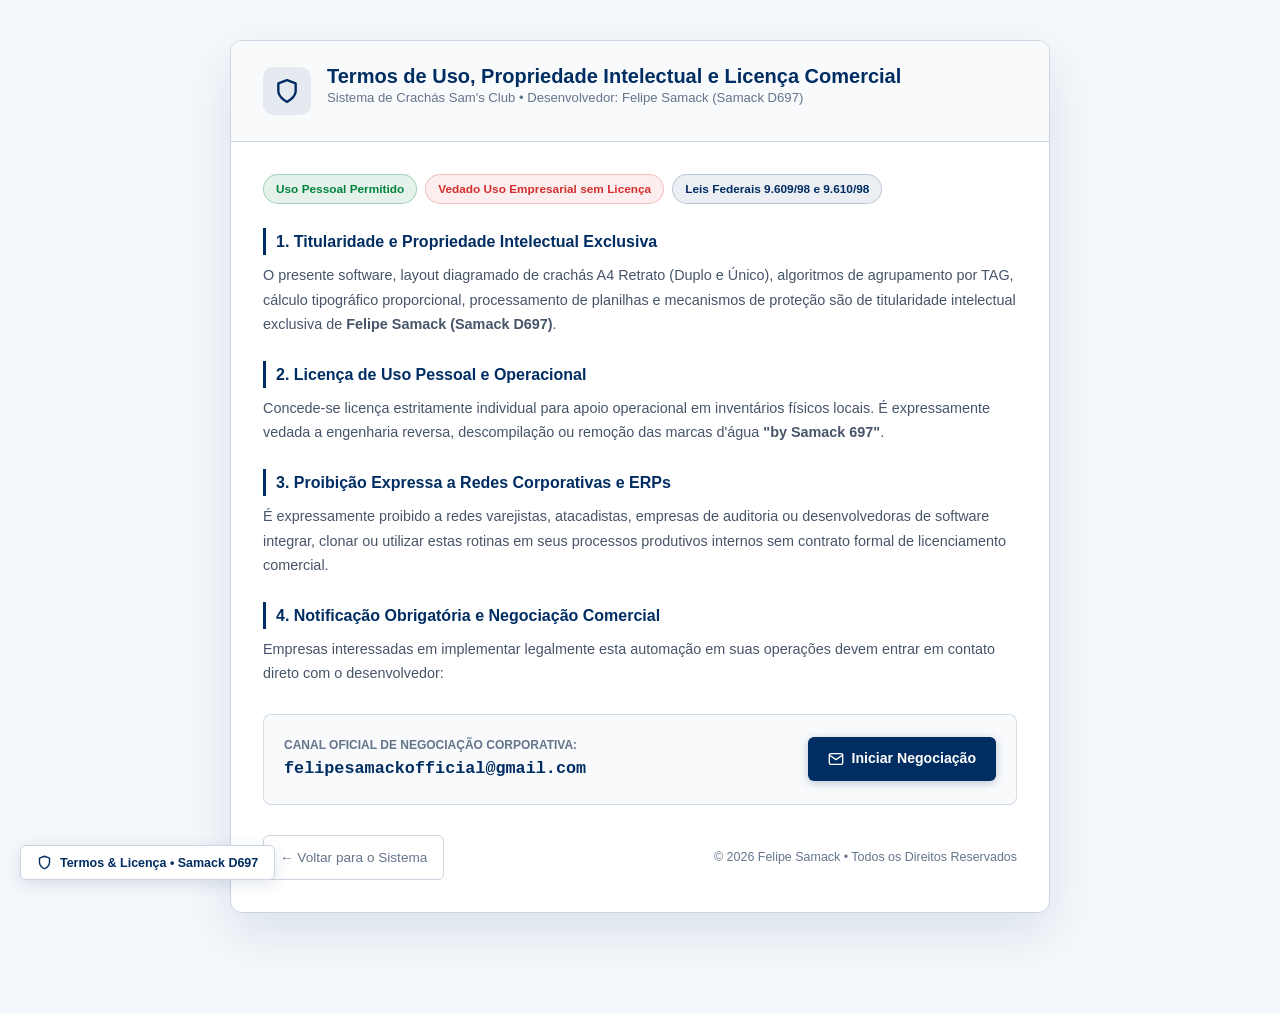
<file: termos.html>
<!DOCTYPE html>
<html lang="pt-BR">
<head>
    <meta charset="UTF-8">
    <meta name="viewport" content="width=device-width, initial-scale=1.0">
    <title>Termos de Uso & Licença Comercial — Sam's Club | Samack 697</title>
    <link rel="icon" type="image/x-icon" href="app_logo.ico">
    <style>
        :root {
            --bg-body: #f4f7fb;
            --bg-card: #ffffff;
            --bg-card-header: #f8fafc;
            --border-card: #cbd5e1;
            --navy-primary: #002D62;
            --navy-hover: #001f44;
            --green-primary: #00843D;
            --text-dark: #1e293b;
            --text-secondary: #64748b;
            --font-main: -apple-system, BlinkMacSystemFont, 'Segoe UI', Roboto, Helvetica, Arial, sans-serif;
            --font-mono: 'SFMono-Regular', Consolas, 'Liberation Mono', Menlo, monospace;
        }

        * {
            box-sizing: border-box;
            margin: 0;
            padding: 0;
        }

        body {
            background-color: var(--bg-body);
            color: var(--text-dark);
            font-family: var(--font-main);
            min-height: 100vh;
            display: flex;
            flex-direction: column;
            align-items: center;
            padding: 40px 20px 100px 20px;
        }

        .container {
            width: 100%;
            max-width: 820px;
            background: var(--bg-card);
            border: 1px solid var(--border-card);
            border-radius: 12px;
            box-shadow: 0 20px 50px rgba(0, 45, 98, 0.1);
            overflow: hidden;
        }

        .header {
            padding: 24px 32px;
            background: var(--bg-card-header);
            border-bottom: 1px solid var(--border-card);
            display: flex;
            align-items: center;
            gap: 16px;
        }

        .shield-icon {
            width: 48px;
            height: 48px;
            border-radius: 10px;
            background: rgba(0, 45, 98, 0.08);
            color: var(--navy-primary);
            display: flex;
            align-items: center;
            justify-content: center;
            flex-shrink: 0;
        }

        .header h1 {
            font-size: 1.25rem;
            font-weight: 700;
            color: var(--navy-primary);
        }

        .header p {
            font-size: 0.82rem;
            color: var(--text-secondary);
            margin-top: 2px;
        }

        .content {
            padding: 32px;
            font-size: 0.9rem;
            line-height: 1.7;
            color: #334155;
        }

        .badge-banner {
            display: flex;
            flex-wrap: wrap;
            gap: 8px;
            margin-bottom: 24px;
        }

        .pill {
            font-size: 0.74rem;
            font-weight: 700;
            padding: 4px 12px;
            border-radius: 9999px;
            background: rgba(0, 132, 61, 0.1);
            color: var(--green-primary);
            border: 1px solid rgba(0, 132, 61, 0.3);
        }

        .pill.danger {
            background: rgba(211, 47, 47, 0.08);
            color: #d32f2f;
            border-color: rgba(211, 47, 47, 0.25);
        }

        .pill.law {
            background: rgba(0, 45, 98, 0.08);
            color: var(--navy-primary);
            border-color: rgba(0, 45, 98, 0.2);
        }

        h2 {
            font-size: 1rem;
            font-weight: 700;
            color: var(--navy-primary);
            margin: 24px 0 8px 0;
            border-left: 3px solid var(--navy-primary);
            padding-left: 10px;
        }

        p {
            margin-bottom: 12px;
            color: #475569;
        }

        .contact-card {
            margin-top: 28px;
            padding: 20px;
            background: #f8fafc;
            border: 1px solid rgba(0, 45, 98, 0.15);
            border-radius: 8px;
            display: flex;
            align-items: center;
            justify-content: space-between;
            gap: 20px;
            flex-wrap: wrap;
        }

        .contact-label {
            font-size: 0.75rem;
            color: var(--text-secondary);
            font-weight: 600;
            text-transform: uppercase;
        }

        .contact-email {
            font-size: 1.05rem;
            font-weight: 700;
            color: var(--navy-primary);
            font-family: var(--font-mono);
        }

        .btn-contact {
            display: inline-flex;
            align-items: center;
            gap: 8px;
            background: var(--navy-primary);
            color: #ffffff;
            padding: 10px 20px;
            border-radius: 6px;
            font-size: 0.88rem;
            font-weight: 600;
            text-decoration: none;
            box-shadow: 0 2px 8px rgba(0, 45, 98, 0.25);
            transition: all 0.2s ease;
        }

        .btn-contact:hover {
            background: var(--navy-hover);
            transform: translateY(-2px);
            box-shadow: 0 4px 14px rgba(0, 45, 98, 0.35);
        }

        .btn-back {
            display: inline-flex;
            align-items: center;
            gap: 6px;
            background: transparent;
            color: var(--text-secondary);
            padding: 10px 16px;
            border: 1px solid var(--border-card);
            border-radius: 6px;
            font-size: 0.85rem;
            text-decoration: none;
            transition: all 0.2s ease;
        }

        .btn-back:hover {
            background: #e2e8f0;
            color: var(--navy-primary);
        }

        /* Barra Inferior Fixa no Canto Esquerdo */
        .bottom-left-bar {
            position: fixed;
            bottom: 20px;
            left: 20px;
            z-index: 999;
            display: inline-flex;
            align-items: center;
            gap: 8px;
            background: #ffffff;
            border: 1px solid var(--border-card);
            color: var(--navy-primary);
            font-size: 0.78rem;
            font-weight: 700;
            padding: 9px 16px;
            border-radius: 6px;
            box-shadow: 0 4px 16px rgba(0, 45, 98, 0.12);
            text-decoration: none;
            transition: all 0.2s ease;
        }

        .bottom-left-bar:hover {
            background: #eef4fc;
            border-color: var(--navy-primary);
            transform: translateY(-2px);
            box-shadow: 0 6px 20px rgba(0, 45, 98, 0.2);
        }
    </style>
</head>
<body>

    <div class="container">
        <div class="header">
            <div class="shield-icon">
                <svg width="26" height="26" viewBox="0 0 24 24" fill="none" stroke="currentColor" stroke-width="2.2" stroke-linecap="round" stroke-linejoin="round">
                    <path d="M12 22s8-4 8-10V5l-8-3-8 3v7c0 6 8 10 8 10z"></path>
                </svg>
            </div>
            <div>
                <h1>Termos de Uso, Propriedade Intelectual e Licença Comercial</h1>
                <p>Sistema de Crachás Sam's Club • Desenvolvedor: Felipe Samack (Samack D697)</p>
            </div>
        </div>

        <div class="content">
            <div class="badge-banner">
                <span class="pill">Uso Pessoal Permitido</span>
                <span class="pill danger">Vedado Uso Empresarial sem Licença</span>
                <span class="pill law">Leis Federais 9.609/98 e 9.610/98</span>
            </div>

            <h2>1. Titularidade e Propriedade Intelectual Exclusiva</h2>
            <p>O presente software, layout diagramado de crachás A4 Retrato (Duplo e Único), algoritmos de agrupamento por TAG, cálculo tipográfico proporcional, processamento de planilhas e mecanismos de proteção são de titularidade intelectual exclusiva de <b>Felipe Samack (Samack D697)</b>.</p>

            <h2>2. Licença de Uso Pessoal e Operacional</h2>
            <p>Concede-se licença estritamente individual para apoio operacional em inventários físicos locais. É expressamente vedada a engenharia reversa, descompilação ou remoção das marcas d'água <b>"by Samack 697"</b>.</p>

            <h2>3. Proibição Expressa a Redes Corporativas e ERPs</h2>
            <p>É expressamente proibido a redes varejistas, atacadistas, empresas de auditoria ou desenvolvedoras de software integrar, clonar ou utilizar estas rotinas em seus processos produtivos internos sem contrato formal de licenciamento comercial.</p>

            <h2>4. Notificação Obrigatória e Negociação Comercial</h2>
            <p>Empresas interessadas em implementar legalmente esta automação em suas operações devem entrar em contato direto com o desenvolvedor:</p>

            <div class="contact-card">
                <div>
                    <div class="contact-label">Canal Oficial de Negociação Corporativa:</div>
                    <div class="contact-email">felipesamackofficial@gmail.com</div>
                </div>
                <a href="mailto:felipesamackofficial@gmail.com?subject=Negociacao%20Comercial%20-%20Sistema%20de%20Crachas%20Sams%20Club" class="btn-contact">
                    <svg width="16" height="16" viewBox="0 0 24 24" fill="none" stroke="currentColor" stroke-width="2" stroke-linecap="round" stroke-linejoin="round">
                        <path d="M4 4h16c1.1 0 2 .9 2 2v12c0 1.1-.9 2-2 2H4c-1.1 0-2-.9-2-2V6c0-1.1.9-2 2-2z"></path>
                        <polyline points="22,6 12,13 2,6"></polyline>
                    </svg>
                    <span>Iniciar Negociação</span>
                </a>
            </div>

            <div style="margin-top: 30px; display: flex; justify-content: space-between; align-items: center;">
                <a href="index.html" class="btn-back">← Voltar para o Sistema</a>
                <span style="font-size: 0.78rem; color: var(--text-secondary);">© 2026 Felipe Samack • Todos os Direitos Reservados</span>
            </div>
        </div>
    </div>

    <!-- Barra / Botão Fixo no Canto Inferior Esquerdo -->
    <a href="termos.html" class="bottom-left-bar" title="Termos de Uso & Licença Comercial">
        <svg width="15" height="15" viewBox="0 0 24 24" fill="none" stroke="currentColor" stroke-width="2.2" stroke-linecap="round" stroke-linejoin="round">
            <path d="M12 22s8-4 8-10V5l-8-3-8 3v7c0 6 8 10 8 10z"></path>
        </svg>
        <span>Termos & Licença • Samack D697</span>
    </a>

</body>
</html>
</file>
